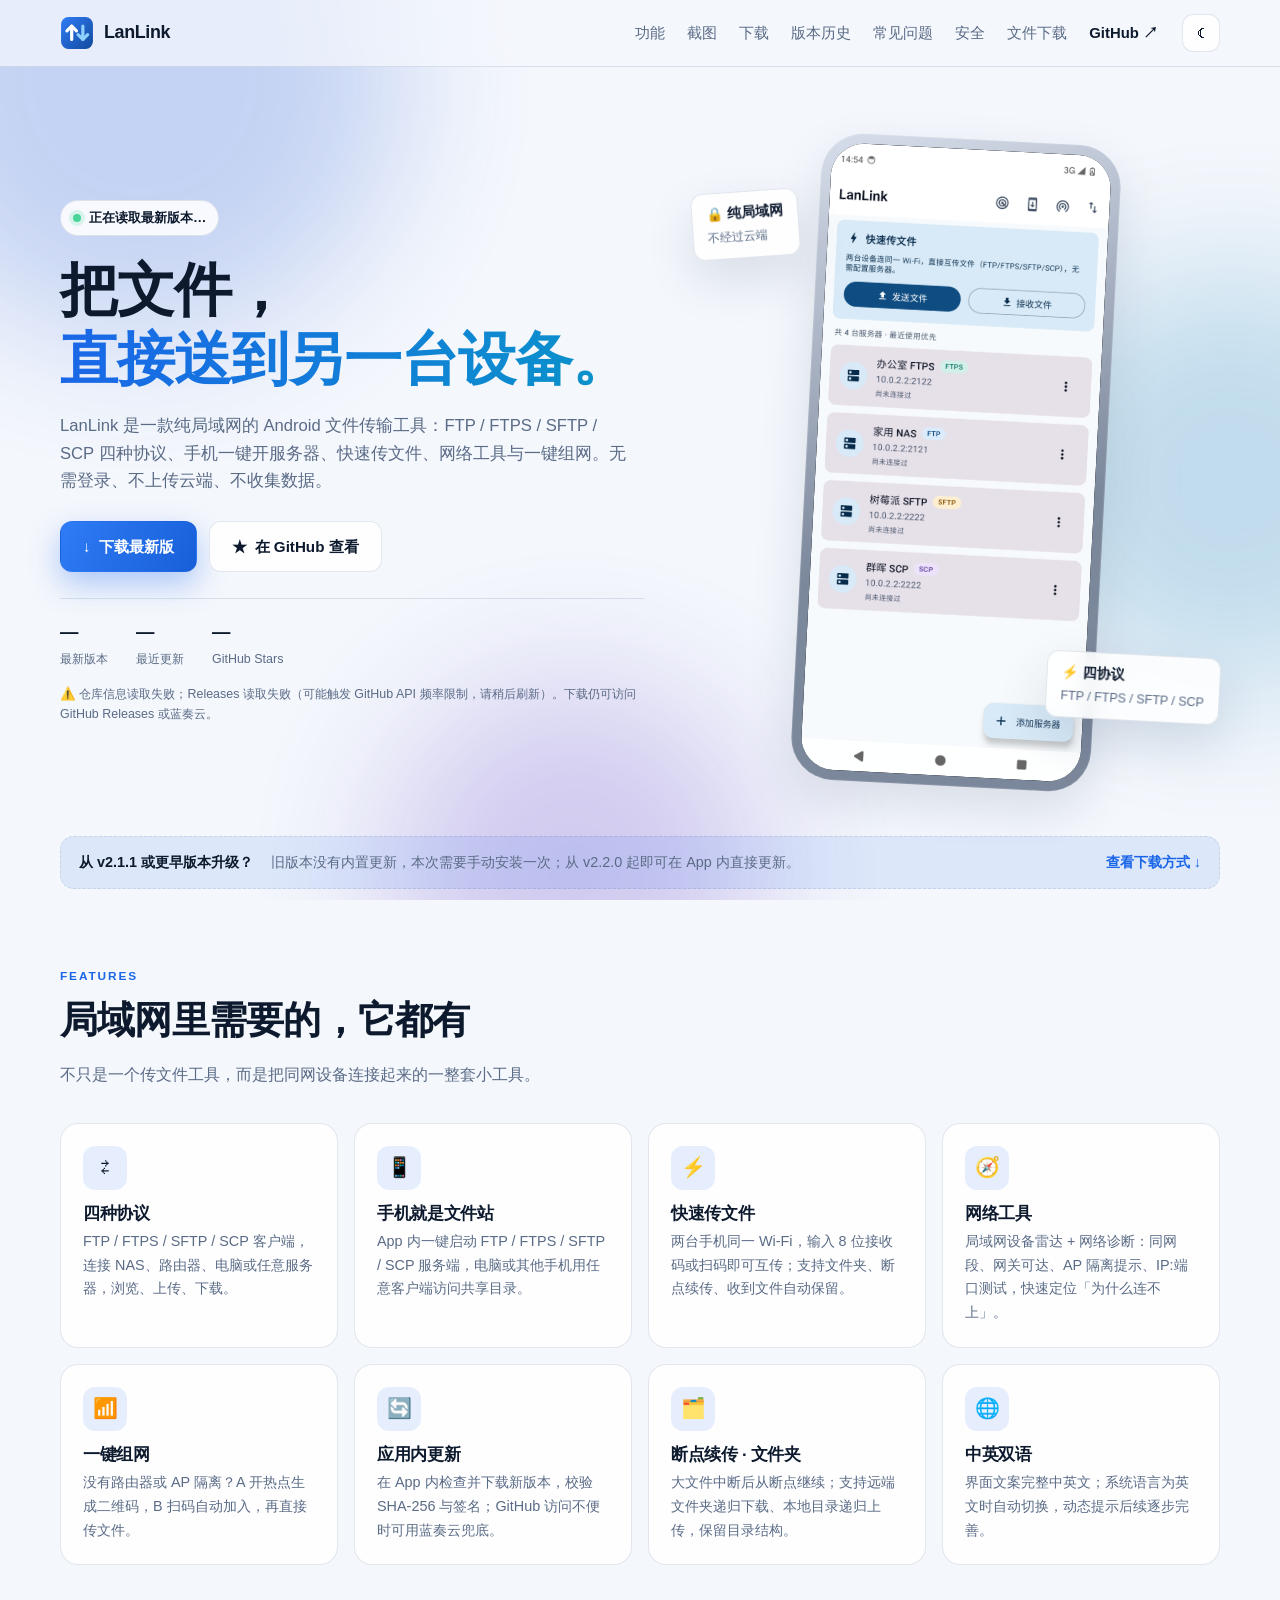
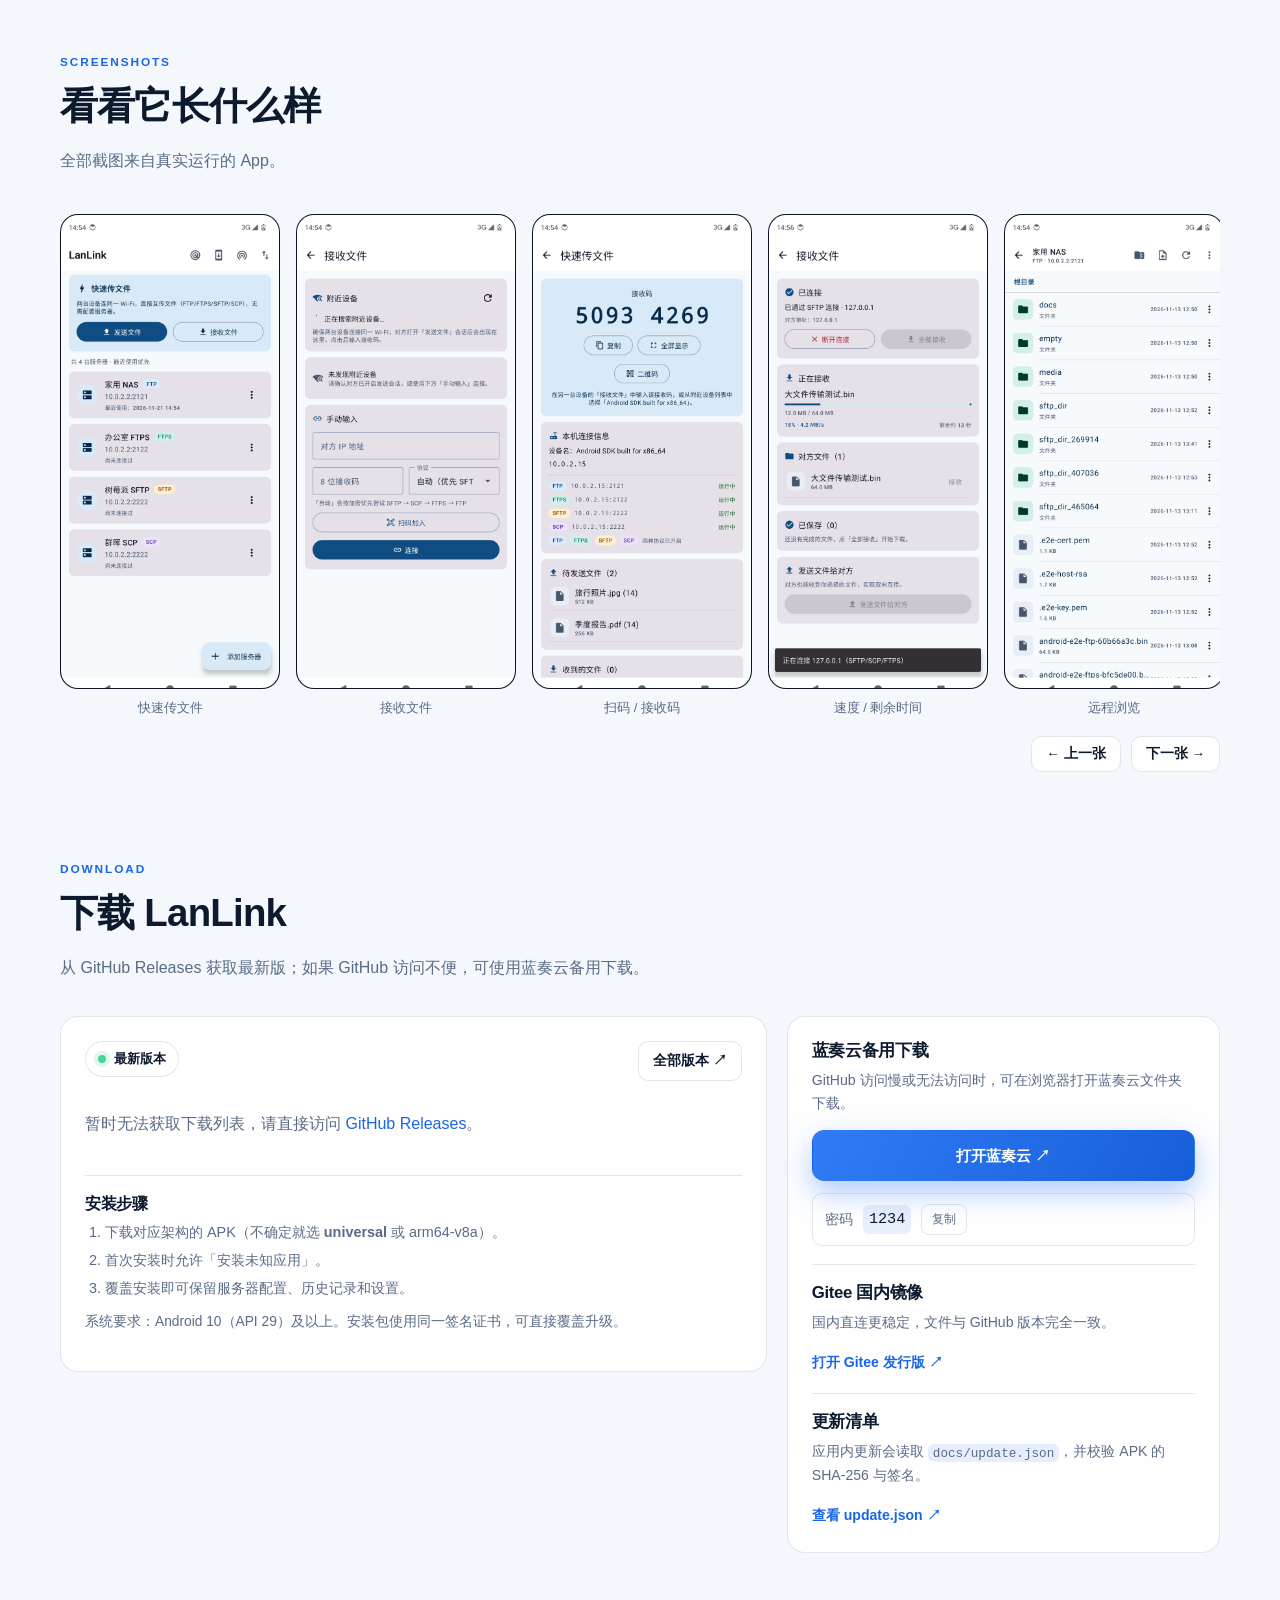
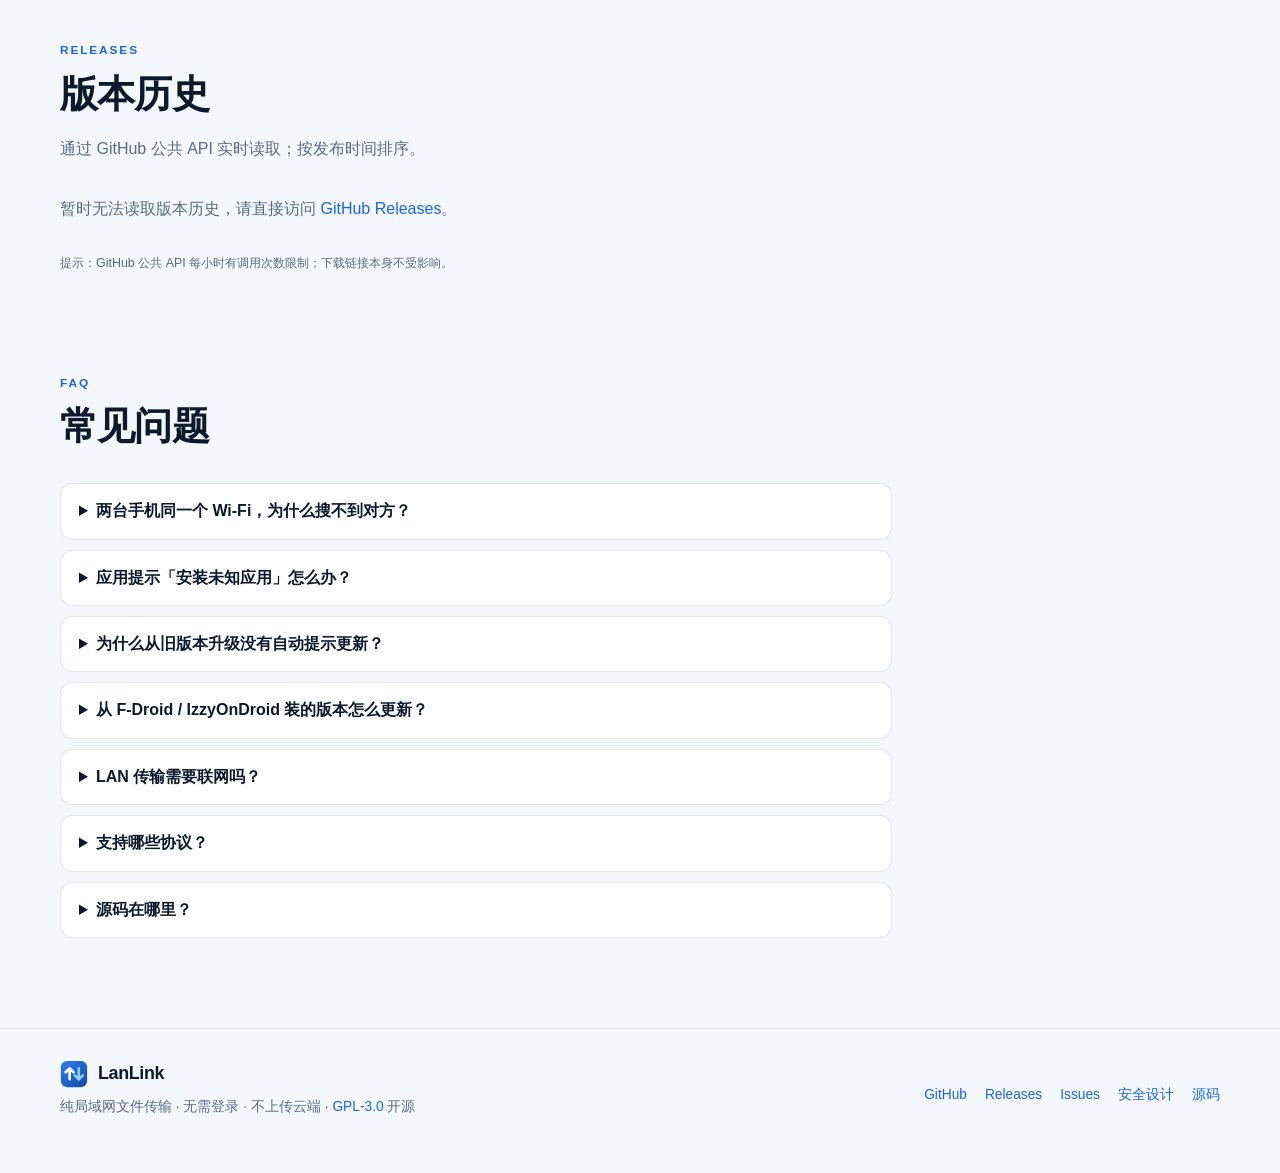
<file: docs/index.html>
<!DOCTYPE html>
<html lang="zh-CN">
<head>
<meta charset="utf-8" />
<meta name="viewport" content="width=device-width, initial-scale=1" />
<title>LanLink · 局域网文件传输</title>
<meta name="description" content="LanLink 是一款纯局域网的 Android 文件传输工具：支持 FTP / FTPS / SFTP / SCP，手机直接开服务器，快速传文件、网络工具、一键组网，无需登录、不上传云端。" />
<meta name="theme-color" content="#0b1220" />
<link rel="icon" type="image/svg+xml" href="site/logo.svg" />
<link rel="canonical" href="https://likebe1-1.github.io/lan-transfer-android/" />
<meta property="og:type" content="website" />
<meta property="og:title" content="LanLink · 局域网文件传输" />
<meta property="og:description" content="纯局域网的 Android 文件传输工具：FTP / FTPS / SFTP / SCP、快速传文件、网络工具、一键组网。无需登录，不上传云端。" />
<meta property="og:image" content="https://likebe1-1.github.io/lan-transfer-android/screenshots/01_server_list.png" />
<meta name="twitter:card" content="summary_large_image" />
<meta name="twitter:title" content="LanLink · 局域网文件传输" />
<meta name="twitter:description" content="纯局域网的 Android 文件传输工具：FTP / FTPS / SFTP / SCP、快速传文件、网络工具、一键组网。" />
<link rel="stylesheet" href="site/style.css" />
</head>
<body>
<div class="bg-orbs" aria-hidden="true"><span></span><span></span><span></span></div>

<header class="site-header" id="top">
  <div class="container header-inner">
    <a class="brand" href="#top" aria-label="LanLink 首页">
      <img src="site/logo.svg" alt="" width="34" height="34" />
      <span>LanLink</span>
    </a>
    <nav class="nav" id="siteNav" aria-label="主导航">
      <a href="#features">功能</a>
      <a href="#screenshots">截图</a>
      <a href="#download">下载</a>
      <a href="#releases">版本历史</a>
      <a href="#faq">常见问题</a>
      <a href="security.html">安全</a>
      <a href="downloads.html">文件下载</a>
      <a class="nav-github" href="https://github.com/likebe1-1/lan-transfer-android" target="_blank" rel="noopener">GitHub ↗</a>
    </nav>
    <div class="header-actions">
      <button class="icon-btn" id="themeToggle" type="button" aria-label="切换深浅色主题" title="切换深浅色主题">
        <span class="theme-icon" aria-hidden="true">◐</span>
      </button>
      <button class="icon-btn menu-btn" id="menuToggle" type="button" aria-label="打开菜单" aria-expanded="false">
        <span aria-hidden="true">☰</span>
      </button>
    </div>
  </div>
</header>

<main>
  <section class="hero container">
    <div class="hero-copy">
      <div class="badge" id="versionBadge">
        <span class="dot"></span><span id="versionText">正在读取最新版本…</span>
      </div>
      <h1>把文件，<br><span class="grad">直接送到另一台设备。</span></h1>
      <p class="lead">LanLink 是一款纯局域网的 Android 文件传输工具：FTP / FTPS / SFTP / SCP 四种协议、手机一键开服务器、快速传文件、网络工具与一键组网。无需登录、不上传云端、不收集数据。</p>
      <div class="cta-row">
        <a class="btn btn-primary" id="heroDownload" href="https://github.com/likebe1-1/lan-transfer-android/releases" target="_blank" rel="noopener">
          <span aria-hidden="true">↓</span> 下载最新版
        </a>
        <a class="btn btn-ghost" href="https://github.com/likebe1-1/lan-transfer-android" target="_blank" rel="noopener">
          <span aria-hidden="true">★</span> 在 GitHub 查看
        </a>
      </div>
      <div class="hero-meta">
        <div><strong id="statVersion">—</strong><span>最新版本</span></div>
        <div><strong id="statUpdated">—</strong><span>最近更新</span></div>
        <div><strong id="statStars">—</strong><span>GitHub Stars</span></div>
      </div>
      <p class="hero-note" id="apiStatus" role="status" aria-live="polite"></p>
    </div>
    <div class="hero-visual">
      <div class="phone">
        <div class="phone-screen">
          <img src="screenshots/01_server_list.png" alt="LanLink 首页截图" width="720" height="1600" />
        </div>
      </div>
      <div class="float-card float-a"><strong>🔒 纯局域网</strong><span>不经过云端</span></div>
      <div class="float-card float-b"><strong>⚡ 四协议</strong><span>FTP / FTPS / SFTP / SCP</span></div>
    </div>
  </section>

  <section class="notice container" id="upgradeNotice">
    <div class="notice-inner">
      <strong>从 v2.1.1 或更早版本升级？</strong>
      <span>旧版本没有内置更新，本次需要手动安装一次；从 v2.2.0 起即可在 App 内直接更新。</span>
      <a href="#download">查看下载方式 ↓</a>
    </div>
  </section>

  <section class="section container" id="features">
    <div class="section-head">
      <p class="eyebrow">FEATURES</p>
      <h2>局域网里需要的，它都有</h2>
      <p class="section-sub">不只是一个传文件工具，而是把同网设备连接起来的一整套小工具。</p>
    </div>
    <div class="feature-grid">
      <article class="feature">
        <div class="feature-icon">⇄</div>
        <h3>四种协议</h3>
        <p>FTP / FTPS / SFTP / SCP 客户端，连接 NAS、路由器、电脑或任意服务器，浏览、上传、下载。</p>
      </article>
      <article class="feature">
        <div class="feature-icon">📱</div>
        <h3>手机就是文件站</h3>
        <p>App 内一键启动 FTP / FTPS / SFTP / SCP 服务端，电脑或其他手机用任意客户端访问共享目录。</p>
      </article>
      <article class="feature">
        <div class="feature-icon">⚡</div>
        <h3>快速传文件</h3>
        <p>两台手机同一 Wi-Fi，输入 8 位接收码或扫码即可互传；支持文件夹、断点续传、收到文件自动保留。</p>
      </article>
      <article class="feature">
        <div class="feature-icon">🧭</div>
        <h3>网络工具</h3>
        <p>局域网设备雷达 + 网络诊断：同网段、网关可达、AP 隔离提示、IP:端口测试，快速定位「为什么连不上」。</p>
      </article>
      <article class="feature">
        <div class="feature-icon">📶</div>
        <h3>一键组网</h3>
        <p>没有路由器或 AP 隔离？A 开热点生成二维码，B 扫码自动加入，再直接传文件。</p>
      </article>
      <article class="feature">
        <div class="feature-icon">🔄</div>
        <h3>应用内更新</h3>
        <p>在 App 内检查并下载新版本，校验 SHA-256 与签名；GitHub 访问不便时可用蓝奏云兜底。</p>
      </article>
      <article class="feature">
        <div class="feature-icon">🗂️</div>
        <h3>断点续传 · 文件夹</h3>
        <p>大文件中断后从断点继续；支持远端文件夹递归下载、本地目录递归上传，保留目录结构。</p>
      </article>
      <article class="feature">
        <div class="feature-icon">🌐</div>
        <h3>中英双语</h3>
        <p>界面文案完整中英文；系统语言为英文时自动切换，动态提示后续逐步完善。</p>
      </article>
    </div>
  </section>

  <section class="section container" id="screenshots">
    <div class="section-head">
      <p class="eyebrow">SCREENSHOTS</p>
      <h2>看看它长什么样</h2>
      <p class="section-sub">全部截图来自真实运行的 App。</p>
    </div>
    <div class="shots" id="shotsTrack">
      <figure class="shot"><img loading="lazy" src="screenshots/08_quick_entry.png" alt="快速传文件入口" /><figcaption>快速传文件</figcaption></figure>
      <figure class="shot"><img loading="lazy" src="screenshots/09_quick_receive.png" alt="接收文件页面" /><figcaption>接收文件</figcaption></figure>
      <figure class="shot"><img loading="lazy" src="screenshots/11_quick_send_session.png" alt="发送会话与二维码" /><figcaption>扫码 / 接收码</figcaption></figure>
      <figure class="shot"><img loading="lazy" src="screenshots/13_quick_transfer_progress.png" alt="传输进度" /><figcaption>速度 / 剩余时间</figcaption></figure>
      <figure class="shot"><img loading="lazy" src="screenshots/02_remote_browser.png" alt="远程目录浏览" /><figcaption>远程浏览</figcaption></figure>
      <figure class="shot"><img loading="lazy" src="screenshots/04_transfer_queue.png" alt="传输队列" /><figcaption>传输队列</figcaption></figure>
      <figure class="shot"><img loading="lazy" src="screenshots/15_network_tools.png" alt="网络工具" /><figcaption>网络工具</figcaption></figure>
      <figure class="shot"><img loading="lazy" src="screenshots/16_network_setup.png" alt="一键组网" /><figcaption>一键组网</figcaption></figure>
      <figure class="shot"><img loading="lazy" src="screenshots/06_server_running.png" alt="本机服务器运行中" /><figcaption>本机服务器</figcaption></figure>
      <figure class="shot"><img loading="lazy" src="screenshots/14_english_ui.png" alt="英文界面" /><figcaption>English UI</figcaption></figure>
    </div>
    <div class="shots-nav"><button class="btn btn-ghost btn-sm" id="shotsPrev" type="button">← 上一张</button><button class="btn btn-ghost btn-sm" id="shotsNext" type="button">下一张 →</button></div>
  </section>

  <section class="section container" id="download">
    <div class="section-head">
      <p class="eyebrow">DOWNLOAD</p>
      <h2 id="downloadTitle">下载 LanLink</h2>
      <p class="section-sub" id="downloadSub">从 GitHub Releases 获取最新版；如果 GitHub 访问不便，可使用蓝奏云备用下载。</p>
    </div>
    <div class="download-layout">
      <div class="download-main">
        <div class="download-head">
          <div>
            <div class="badge" id="latestBadge"><span class="dot"></span><span id="latestTag">最新版本</span></div>
            <p class="muted" id="latestDate"></p>
          </div>
          <a class="btn btn-ghost btn-sm" id="releaseLink" href="https://github.com/likebe1-1/lan-transfer-android/releases/latest" target="_blank" rel="noopener">全部版本 ↗</a>
        </div>
        <div class="asset-list" id="assetList">
          <div class="asset skeleton"><div class="skeleton-line"></div><div class="skeleton-line short"></div></div>
        </div>
        <div class="install-steps">
          <h3>安装步骤</h3>
          <ol>
            <li>下载对应架构的 APK（不确定就选 <strong>universal</strong> 或 arm64-v8a）。</li>
            <li>首次安装时允许「安装未知应用」。</li>
            <li>覆盖安装即可保留服务器配置、历史记录和设置。</li>
          </ol>
          <p class="muted small">系统要求：Android 10（API 29）及以上。安装包使用同一签名证书，可直接覆盖升级。</p>
        </div>
      </div>
      <aside class="fallback-card">
        <h3>蓝奏云备用下载</h3>
        <p>GitHub 访问慢或无法访问时，可在浏览器打开蓝奏云文件夹下载。</p>
        <a class="btn btn-primary btn-block" href="https://wwbds.lanzoum.com/b0139vopuf" target="_blank" rel="noopener">打开蓝奏云 ↗</a>
        <div class="copy-row">
          <span>密码</span><code id="lanzouPassword">1234</code>
          <button class="copy-btn" data-copy="1234" type="button">复制</button>
        </div>
        <div class="divider"></div>
        <h3>Gitee 国内镜像</h3>
        <p class="muted small">国内直连更稳定，文件与 GitHub 版本完全一致。</p>
        <a class="link-arrow" href="https://gitee.com/likebe1-1/lanlink-android/releases" target="_blank" rel="noopener">打开 Gitee 发行版 ↗</a>
        <div class="divider"></div>
        <h3>更新清单</h3>
        <p class="muted small">应用内更新会读取 <code>docs/update.json</code>，并校验 APK 的 SHA-256 与签名。</p>
        <a class="link-arrow" href="https://raw.githubusercontent.com/likebe1-1/lan-transfer-android/master/docs/update.json" target="_blank" rel="noopener">查看 update.json ↗</a>
      </aside>
    </div>
  </section>

  <section class="section container" id="releases">
    <div class="section-head">
      <p class="eyebrow">RELEASES</p>
      <h2>版本历史</h2>
      <p class="section-sub">通过 GitHub 公共 API 实时读取；按发布时间排序。</p>
    </div>
    <div class="release-list" id="releaseList">
      <div class="release skeleton"><div class="skeleton-line"></div><div class="skeleton-line short"></div></div>
    </div>
    <p class="api-hint" id="releaseHint"></p>
  </section>

  <section class="section container" id="faq">
    <div class="section-head">
      <p class="eyebrow">FAQ</p>
      <h2>常见问题</h2>
    </div>
    <div class="faq-list">
      <details><summary>两台手机同一个 Wi-Fi，为什么搜不到对方？</summary><p>路由器可能开启了 AP 隔离/客户端隔离。可以先用「网络工具 → 扫描局域网」诊断；如果提示疑似 AP 隔离，可关闭路由器的隔离设置，或使用「一键组网」：一台开热点、另一台扫码加入后再传。</p></details>
      <details><summary>应用提示「安装未知应用」怎么办？</summary><p>在系统设置中允许当前浏览器/文件管理器安装应用即可；这是 Android 对非商店安装包的安全限制。LanLink 的 Release APK 已签名，SHA-256 校验值见版本说明。</p></details>
      <details><summary>为什么从旧版本升级没有自动提示更新？</summary><p>应用内更新是 v2.2.0 才加入的功能，v2.1.1 及更早版本没有更新代码，因此需要手动安装一次 v2.2.0；之后的版本会正常收到更新提示。</p></details>
      <details><summary>从 F-Droid / IzzyOnDroid 装的版本怎么更新？</summary><p>这些渠道分发的版本关闭了应用内更新，更新由 F-Droid 客户端（或 IzzyOnDroid 源）推送。如果你更喜欢在 App 内直接更新，请改为从 <a href="https://github.com/likebe1-1/lan-transfer-android/releases" target="_blank" rel="noopener">GitHub Releases</a> 或 <a href="https://gitee.com/likebe1-1/lanlink-android/releases" target="_blank" rel="noopener">Gitee Release</a> 下载正式版——两者使用同一签名，可直接覆盖安装并保留数据。</p></details>
      <details><summary>LAN 传输需要联网吗？</summary><p>不需要互联网，只需要两台设备在同一局域网（或同一热点）。LanLink 不上传文件到云端，也不要求登录账号。</p></details>
      <details><summary>支持哪些协议？</summary><p>客户端支持 FTP、FTPS、SFTP、SCP；本机服务器同样四种协议都支持。SCP 不支持断点续传，其他三种支持。</p></details>
      <details><summary>源码在哪里？</summary><p>GitHub：<a href="https://github.com/likebe1-1/lan-transfer-android" target="_blank" rel="noopener">likebe1-1/lan-transfer-android</a>。欢迎提交 Issue 与 PR。</p></details>
    </div>
  </section>
</main>

<footer class="site-footer">
  <div class="container footer-inner">
    <div>
      <a class="brand" href="#top"><img src="site/logo.svg" alt="" width="28" height="28" /><span>LanLink</span></a>
      <p class="muted small">纯局域网文件传输 · 无需登录 · 不上传云端 · <a href="https://github.com/likebe1-1/lan-transfer-android/blob/master/LICENSE" target="_blank" rel="noopener">GPL-3.0</a> 开源</p>
    </div>
    <div class="footer-links">
      <a href="https://github.com/likebe1-1/lan-transfer-android" target="_blank" rel="noopener">GitHub</a>
      <a href="https://github.com/likebe1-1/lan-transfer-android/releases" target="_blank" rel="noopener">Releases</a>
      <a href="https://github.com/likebe1-1/lan-transfer-android/issues" target="_blank" rel="noopener">Issues</a>
      <a href="security.html">安全设计</a>
      <a href="https://github.com/likebe1-1/lan-transfer-android" target="_blank" rel="noopener">源码</a>
    </div>
  </div>
</footer>

<button class="to-top" id="toTop" type="button" aria-label="回到顶部">↑</button>
<script src="site/app.js" defer></script>
</body>
</html>
</file>
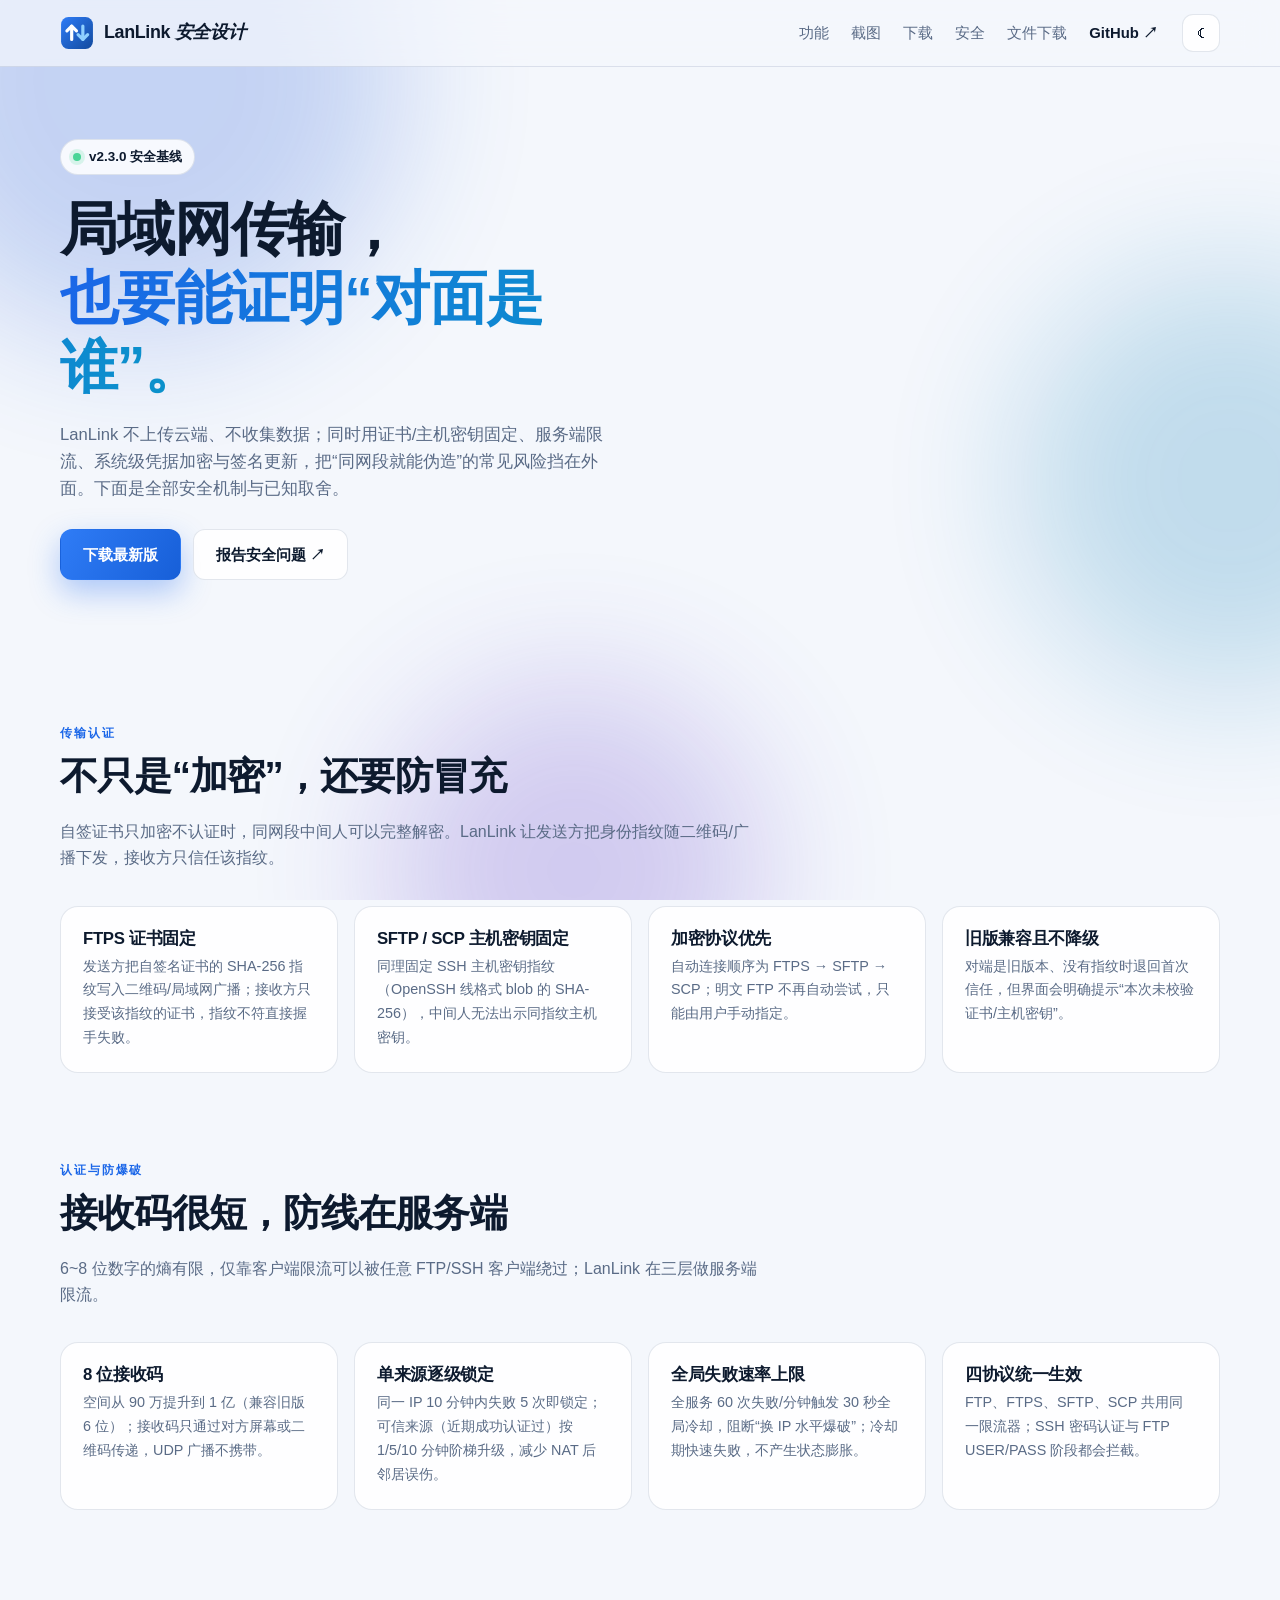
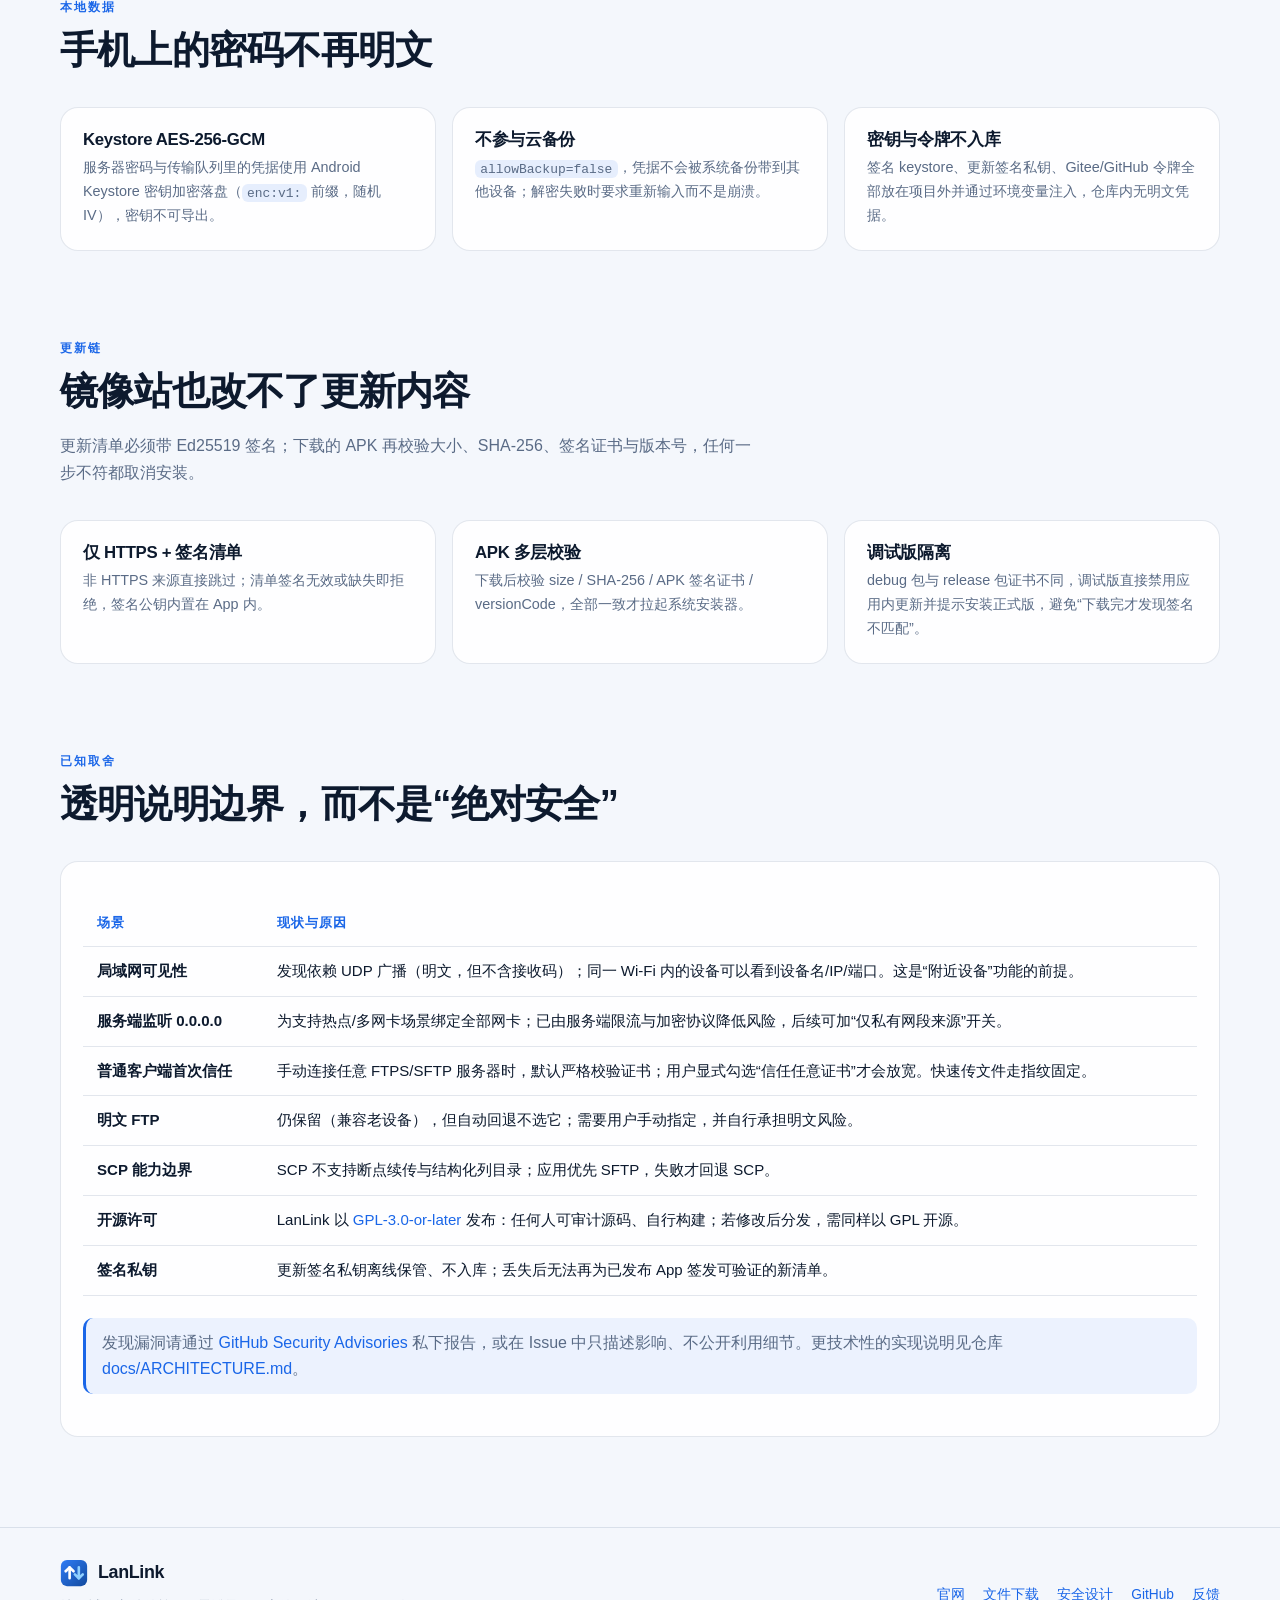
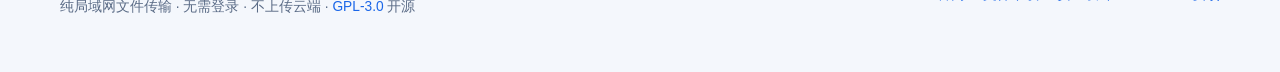
<file: docs/security.html>
<!DOCTYPE html>
<html lang="zh-CN">
<head>
<meta charset="utf-8" />
<meta name="viewport" content="width=device-width, initial-scale=1" />
<title>LanLink 安全设计 · 证书固定 / 凭据加密 / 更新签名</title>
<meta name="description" content="LanLink 的安全设计：FTPS 证书固定、SFTP/SCP 主机密钥固定、8 位接收码与服务端多层限流、Android Keystore 凭据加密、HTTPS + Ed25519 签名更新，以及已知取舍。" />
<meta name="theme-color" content="#0b1220" />
<link rel="icon" type="image/svg+xml" href="site/logo.svg" />
<link rel="canonical" href="https://likebe1-1.github.io/lan-transfer-android/security.html" />
<meta property="og:type" content="website" />
<meta property="og:title" content="LanLink 安全设计" />
<meta property="og:description" content="证书与主机密钥指纹固定、服务端多层限流、Keystore 凭据加密、Ed25519 签名更新。" />
<meta property="og:image" content="https://likebe1-1.github.io/lan-transfer-android/screenshots/01_server_list.png" />
<meta name="twitter:card" content="summary_large_image" />
<link rel="stylesheet" href="site/style.css" />
<style>
  .sec-table { width: 100%; border-collapse: collapse; margin: 18px 0 6px; font-size: .94rem; }
  .sec-table th, .sec-table td { text-align: left; padding: 12px 14px; border-bottom: 1px solid var(--card-border); vertical-align: top; }
  .sec-table th { color: var(--accent); font-size: .82rem; letter-spacing: .08em; text-transform: uppercase; }
  .sec-table td:first-child { white-space: nowrap; color: var(--text); font-weight: 600; }
  .sec-card { background: var(--card); border: 1px solid var(--card-border); border-radius: var(--radius); padding: 20px 22px; }
  .sec-card h3 { margin: 0 0 8px; font-size: 1.02rem; }
  .sec-card p { margin: 0; color: var(--muted); font-size: .94rem; line-height: 1.65; }
  .sec-list { margin: 10px 0 0; padding-left: 1.1em; color: var(--muted); font-size: .94rem; line-height: 1.7; }
  .sec-note { border-left: 3px solid var(--accent); padding: 12px 16px; background: color-mix(in srgb, var(--accent) 8%, transparent); border-radius: 10px; color: var(--muted); margin: 22px 0; }
</style>
</head>
<body>
<div class="bg-orbs" aria-hidden="true"><span></span><span></span><span></span></div>

<header class="site-header">
  <div class="container header-inner">
    <a class="brand" href="index.html">
      <img src="site/logo.svg" alt="" width="34" height="34" />
      <span>LanLink <em class="brand-sub">安全设计</em></span>
    </a>
    <nav class="nav" id="siteNav" aria-label="主导航">
      <a href="index.html#features">功能</a>
      <a href="index.html#screenshots">截图</a>
      <a href="index.html#download">下载</a>
      <a href="security.html">安全</a>
      <a href="downloads.html">文件下载</a>
      <a class="nav-github" href="https://github.com/likebe1-1/lan-transfer-android" target="_blank" rel="noopener">GitHub ↗</a>
    </nav>
    <div class="header-actions">
      <button class="icon-btn" id="themeToggle" type="button" aria-label="切换深浅色主题" title="切换深浅色主题"><span class="theme-icon" aria-hidden="true">◐</span></button>
      <button class="icon-btn menu-btn" id="menuToggle" type="button" aria-label="打开菜单" aria-expanded="false"><span aria-hidden="true">☰</span></button>
    </div>
  </div>
</header>

<main>
  <section class="hero container">
    <div class="hero-copy">
      <div class="badge"><span class="dot"></span><span>v2.3.0 安全基线</span></div>
      <h1>局域网传输，<br><span class="grad">也要能证明“对面是谁”。</span></h1>
      <p class="lead">LanLink 不上传云端、不收集数据；同时用证书/主机密钥固定、服务端限流、系统级凭据加密与签名更新，把“同网段就能伪造”的常见风险挡在外面。下面是全部安全机制与已知取舍。</p>
      <div class="cta-row">
        <a class="btn btn-primary" href="index.html#download">下载最新版</a>
        <a class="btn btn-ghost" href="https://github.com/likebe1-1/lan-transfer-android/security/advisories/new" target="_blank" rel="noopener">报告安全问题 ↗</a>
      </div>
    </div>
  </section>

  <section class="section container">
    <div class="section-head">
      <div class="eyebrow">传输认证</div>
      <h2>不只是“加密”，还要防冒充</h2>
      <p class="section-sub">自签证书只加密不认证时，同网段中间人可以完整解密。LanLink 让发送方把身份指纹随二维码/广播下发，接收方只信任该指纹。</p>
    </div>
    <div class="feature-grid">
      <div class="feature">
        <h3>FTPS 证书固定</h3>
        <p>发送方把自签名证书的 SHA-256 指纹写入二维码/局域网广播；接收方只接受该指纹的证书，指纹不符直接握手失败。</p>
      </div>
      <div class="feature">
        <h3>SFTP / SCP 主机密钥固定</h3>
        <p>同理固定 SSH 主机密钥指纹（OpenSSH 线格式 blob 的 SHA-256），中间人无法出示同指纹主机密钥。</p>
      </div>
      <div class="feature">
        <h3>加密协议优先</h3>
        <p>自动连接顺序为 FTPS → SFTP → SCP；明文 FTP 不再自动尝试，只能由用户手动指定。</p>
      </div>
      <div class="feature">
        <h3>旧版兼容且不降级</h3>
        <p>对端是旧版本、没有指纹时退回首次信任，但界面会明确提示“本次未校验证书/主机密钥”。</p>
      </div>
    </div>
  </section>

  <section class="section container">
    <div class="section-head">
      <div class="eyebrow">认证与防爆破</div>
      <h2>接收码很短，防线在服务端</h2>
      <p class="section-sub">6~8 位数字的熵有限，仅靠客户端限流可以被任意 FTP/SSH 客户端绕过；LanLink 在三层做服务端限流。</p>
    </div>
    <div class="feature-grid">
      <div class="feature">
        <h3>8 位接收码</h3>
        <p>空间从 90 万提升到 1 亿（兼容旧版 6 位）；接收码只通过对方屏幕或二维码传递，UDP 广播不携带。</p>
      </div>
      <div class="feature">
        <h3>单来源逐级锁定</h3>
        <p>同一 IP 10 分钟内失败 5 次即锁定；可信来源（近期成功认证过）按 1/5/10 分钟阶梯升级，减少 NAT 后邻居误伤。</p>
      </div>
      <div class="feature">
        <h3>全局失败速率上限</h3>
        <p>全服务 60 次失败/分钟触发 30 秒全局冷却，阻断“换 IP 水平爆破”；冷却期快速失败，不产生状态膨胀。</p>
      </div>
      <div class="feature">
        <h3>四协议统一生效</h3>
        <p>FTP、FTPS、SFTP、SCP 共用同一限流器；SSH 密码认证与 FTP USER/PASS 阶段都会拦截。</p>
      </div>
    </div>
  </section>

  <section class="section container">
    <div class="section-head">
      <div class="eyebrow">本地数据</div>
      <h2>手机上的密码不再明文</h2>
    </div>
    <div class="feature-grid">
      <div class="feature">
        <h3>Keystore AES-256-GCM</h3>
        <p>服务器密码与传输队列里的凭据使用 Android Keystore 密钥加密落盘（<code>enc:v1:</code> 前缀，随机 IV），密钥不可导出。</p>
      </div>
      <div class="feature">
        <h3>不参与云备份</h3>
        <p><code>allowBackup=false</code>，凭据不会被系统备份带到其他设备；解密失败时要求重新输入而不是崩溃。</p>
      </div>
      <div class="feature">
        <h3>密钥与令牌不入库</h3>
        <p>签名 keystore、更新签名私钥、Gitee/GitHub 令牌全部放在项目外并通过环境变量注入，仓库内无明文凭据。</p>
      </div>
    </div>
  </section>

  <section class="section container">
    <div class="section-head">
      <div class="eyebrow">更新链</div>
      <h2>镜像站也改不了更新内容</h2>
      <p class="section-sub">更新清单必须带 Ed25519 签名；下载的 APK 再校验大小、SHA-256、签名证书与版本号，任何一步不符都取消安装。</p>
    </div>
    <div class="feature-grid">
      <div class="feature">
        <h3>仅 HTTPS + 签名清单</h3>
        <p>非 HTTPS 来源直接跳过；清单签名无效或缺失即拒绝，签名公钥内置在 App 内。</p>
      </div>
      <div class="feature">
        <h3>APK 多层校验</h3>
        <p>下载后校验 size / SHA-256 / APK 签名证书 / versionCode，全部一致才拉起系统安装器。</p>
      </div>
      <div class="feature">
        <h3>调试版隔离</h3>
        <p>debug 包与 release 包证书不同，调试版直接禁用应用内更新并提示安装正式版，避免“下载完才发现签名不匹配”。</p>
      </div>
    </div>
  </section>

  <section class="section container">
    <div class="section-head">
      <div class="eyebrow">已知取舍</div>
      <h2>透明说明边界，而不是“绝对安全”</h2>
    </div>
    <div class="sec-card">
      <table class="sec-table">
        <thead><tr><th>场景</th><th>现状与原因</th></tr></thead>
        <tbody>
          <tr><td>局域网可见性</td><td>发现依赖 UDP 广播（明文，但不含接收码）；同一 Wi-Fi 内的设备可以看到设备名/IP/端口。这是“附近设备”功能的前提。</td></tr>
          <tr><td>服务端监听 0.0.0.0</td><td>为支持热点/多网卡场景绑定全部网卡；已由服务端限流与加密协议降低风险，后续可加“仅私有网段来源”开关。</td></tr>
          <tr><td>普通客户端首次信任</td><td>手动连接任意 FTPS/SFTP 服务器时，默认严格校验证书；用户显式勾选“信任任意证书”才会放宽。快速传文件走指纹固定。</td></tr>
          <tr><td>明文 FTP</td><td>仍保留（兼容老设备），但自动回退不选它；需要用户手动指定，并自行承担明文风险。</td></tr>
          <tr><td>SCP 能力边界</td><td>SCP 不支持断点续传与结构化列目录；应用优先 SFTP，失败才回退 SCP。</td></tr>
          <tr><td>开源许可</td><td>LanLink 以 <a href="https://github.com/likebe1-1/lan-transfer-android/blob/master/LICENSE" target="_blank" rel="noopener">GPL-3.0-or-later</a> 发布：任何人可审计源码、自行构建；若修改后分发，需同样以 GPL 开源。</td></tr>
          <tr><td>签名私钥</td><td>更新签名私钥离线保管、不入库；丢失后无法再为已发布 App 签发可验证的新清单。</td></tr>
        </tbody>
      </table>
      <div class="sec-note">
        发现漏洞请通过 <a href="https://github.com/likebe1-1/lan-transfer-android/security/advisories/new" target="_blank" rel="noopener">GitHub Security Advisories</a> 私下报告，或在 Issue 中只描述影响、不公开利用细节。更技术性的实现说明见仓库 <a href="https://github.com/likebe1-1/lan-transfer-android/blob/master/docs/ARCHITECTURE.md" target="_blank" rel="noopener">docs/ARCHITECTURE.md</a>。
      </div>
    </div>
  </section>
</main>

<footer class="site-footer">
  <div class="container footer-inner">
    <div>
      <a class="brand" href="index.html"><img src="site/logo.svg" alt="" width="28" height="28" /><span>LanLink</span></a>
      <p class="muted small">纯局域网文件传输 · 无需登录 · 不上传云端 · <a href="https://github.com/likebe1-1/lan-transfer-android/blob/master/LICENSE" target="_blank" rel="noopener">GPL-3.0</a> 开源</p>
    </div>
    <div class="footer-links">
      <a href="index.html">官网</a>
      <a href="downloads.html">文件下载</a>
      <a href="security.html">安全设计</a>
      <a href="https://github.com/likebe1-1/lan-transfer-android" target="_blank" rel="noopener">GitHub</a>
      <a href="https://github.com/likebe1-1/lan-transfer-android/issues" target="_blank" rel="noopener">反馈</a>
    </div>
  </div>
</footer>

<button class="to-top" id="toTop" type="button" aria-label="回到顶部">↑</button>
<script src="site/app.js" defer></script>
</body>
</html>
</file>
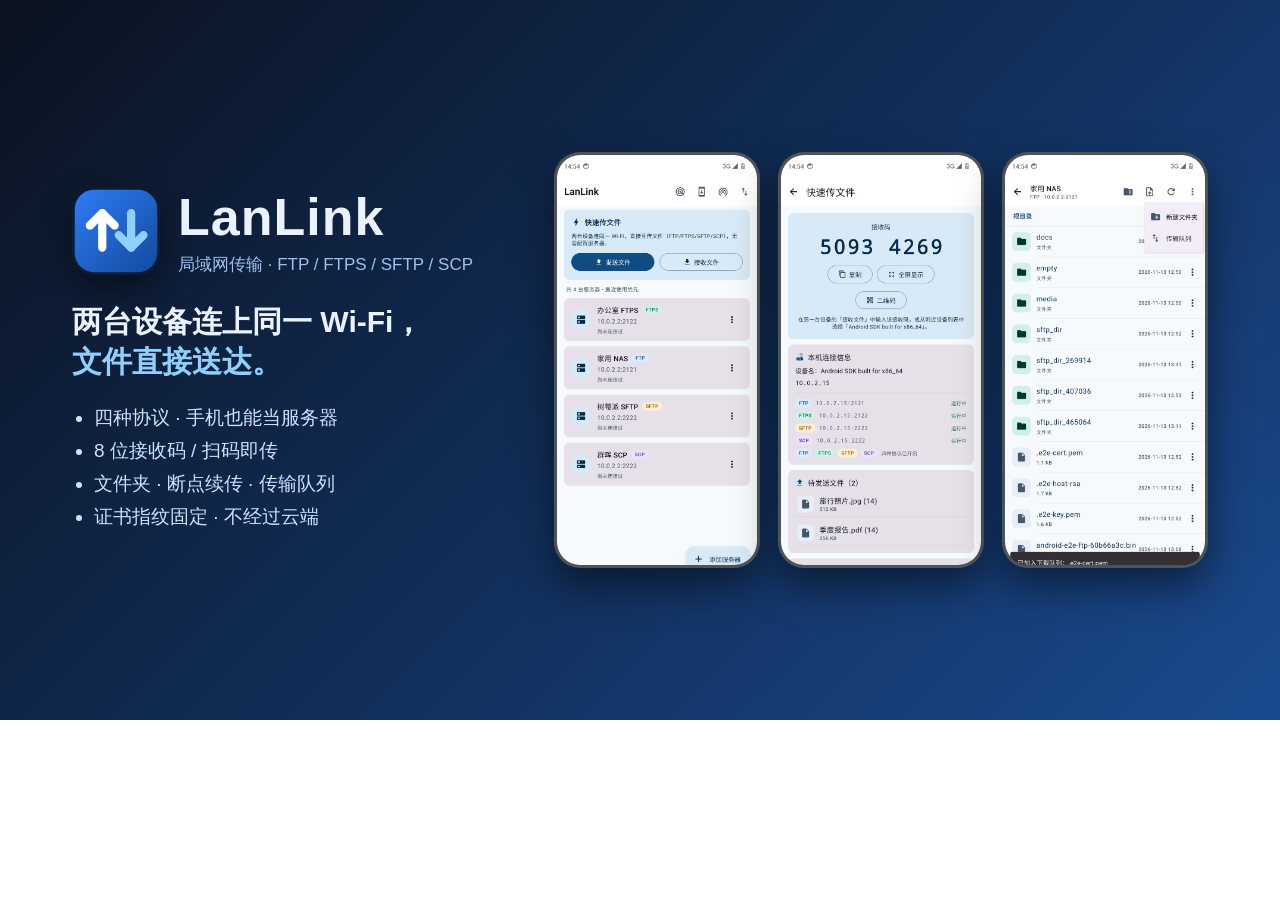
<file: docs/distribution/feature_graphic.html>
<!DOCTYPE html>
<html><head><meta charset="utf-8"><style>
  html,body{margin:0;padding:0;width:1280px;height:720px;overflow:hidden;font-family:-apple-system,"Segoe UI","Microsoft YaHei",sans-serif}
  .wrap{position:relative;width:1280px;height:720px;background:linear-gradient(135deg,#0b1220 0%,#12305c 55%,#1a4a8f 100%);display:flex;align-items:center;justify-content:space-between;padding:0 72px;box-sizing:border-box;color:#eaf1ff}
  .left{max-width:520px}
  .brand{display:flex;align-items:center;gap:18px;margin-bottom:26px}
  .brand img{width:88px;height:88px;border-radius:22px;box-shadow:0 12px 30px rgba(0,0,0,.45)}
  .brand h1{font-size:52px;margin:0;letter-spacing:1px}
  .brand .sub{font-size:17px;color:#9fc0ee;margin-top:6px}
  h2{font-size:30px;line-height:1.35;margin:0 0 18px;font-weight:700}
  h2 em{color:#8fd0ff;font-style:normal}
  ul{margin:0;padding-left:22px;font-size:19px;line-height:1.75;color:#cfe0ff}
  .shots{display:flex;gap:18px;align-items:center}
  .phone{width:200px;height:410px;border-radius:26px;overflow:hidden;border:3px solid rgba(255,255,255,.28);box-shadow:0 18px 40px rgba(0,0,0,.5);background:#0a1018}
  .phone img{width:100%;height:100%;object-fit:cover;object-position:top}
</style></head><body>
<div class="wrap">
  <div class="left">
    <div class="brand">
      <img src="../site/logo.svg" alt="">
      <div>
        <h1>LanLink</h1>
        <div class="sub">局域网传输 · FTP / FTPS / SFTP / SCP</div>
      </div>
    </div>
    <h2>两台设备连上同一 Wi‑Fi，<br><em>文件直接送达。</em></h2>
    <ul>
      <li>四种协议 · 手机也能当服务器</li>
      <li>8 位接收码 / 扫码即传</li>
      <li>文件夹 · 断点续传 · 传输队列</li>
      <li>证书指纹固定 · 不经过云端</li>
    </ul>
  </div>
  <div class="shots">
    <div class="phone"><img src="../screenshots/01_server_list.png" alt=""></div>
    <div class="phone"><img src="../screenshots/11_quick_send_session.png" alt=""></div>
    <div class="phone"><img src="../screenshots/04_transfer_queue.png" alt=""></div>
  </div>
</div>
</body></html>
</file>
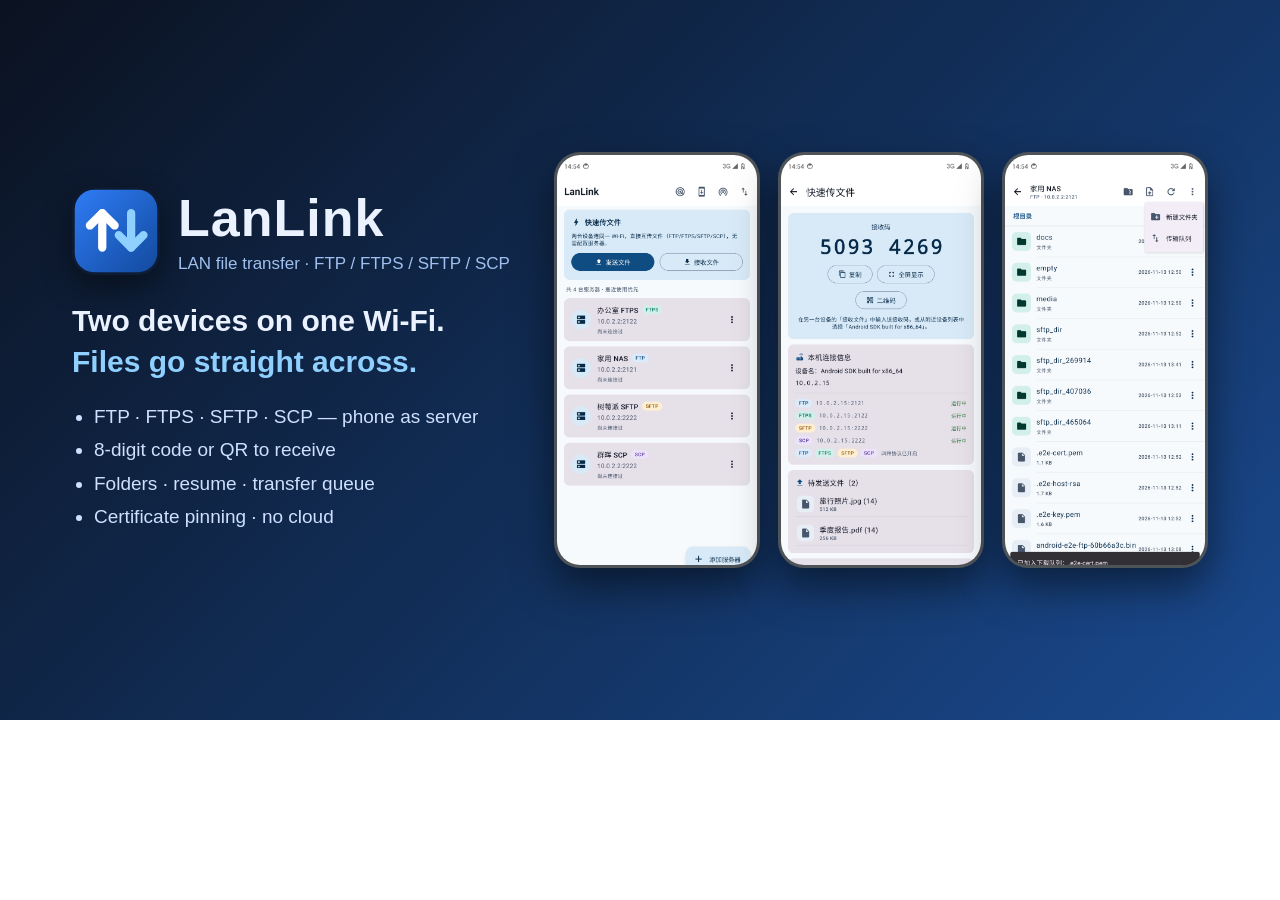
<file: docs/distribution/feature_graphic_en.html>
<!DOCTYPE html>
<html><head><meta charset="utf-8"><style>
  html,body{margin:0;padding:0;width:1280px;height:720px;overflow:hidden;font-family:-apple-system,"Segoe UI","Microsoft YaHei",sans-serif}
  .wrap{position:relative;width:1280px;height:720px;background:linear-gradient(135deg,#0b1220 0%,#12305c 55%,#1a4a8f 100%);display:flex;align-items:center;justify-content:space-between;padding:0 72px;box-sizing:border-box;color:#eaf1ff}
  .left{max-width:520px}
  .brand{display:flex;align-items:center;gap:18px;margin-bottom:26px}
  .brand img{width:88px;height:88px;border-radius:22px;box-shadow:0 12px 30px rgba(0,0,0,.45)}
  .brand h1{font-size:52px;margin:0;letter-spacing:1px}
  .brand .sub{font-size:17px;color:#9fc0ee;margin-top:6px}
  h2{font-size:30px;line-height:1.35;margin:0 0 18px;font-weight:700}
  h2 em{color:#8fd0ff;font-style:normal}
  ul{margin:0;padding-left:22px;font-size:19px;line-height:1.75;color:#cfe0ff}
  .shots{display:flex;gap:18px;align-items:center}
  .phone{width:200px;height:410px;border-radius:26px;overflow:hidden;border:3px solid rgba(255,255,255,.28);box-shadow:0 18px 40px rgba(0,0,0,.5);background:#0a1018}
  .phone img{width:100%;height:100%;object-fit:cover;object-position:top}
</style></head><body>
<div class="wrap">
  <div class="left">
    <div class="brand">
      <img src="../site/logo.svg" alt="">
      <div>
        <h1>LanLink</h1>
        <div class="sub">LAN file transfer · FTP / FTPS / SFTP / SCP</div>
      </div>
    </div>
    <h2>Two devices on one Wi‑Fi.<br><em>Files go straight across.</em></h2>
    <ul>
      <li>FTP · FTPS · SFTP · SCP — phone as server</li>
      <li>8-digit code or QR to receive</li>
      <li>Folders · resume · transfer queue</li>
      <li>Certificate pinning · no cloud</li>
    </ul>
  </div>
  <div class="shots">
    <div class="phone"><img src="../screenshots/01_server_list.png" alt=""></div>
    <div class="phone"><img src="../screenshots/11_quick_send_session.png" alt=""></div>
    <div class="phone"><img src="../screenshots/04_transfer_queue.png" alt=""></div>
  </div>
</div>
</body></html>
</file>
<file: docs/site/style.css>
:root {
  color-scheme: dark;
  --bg: #070b14;
  --bg-soft: #0b1220;
  --card: rgba(18, 26, 43, .72);
  --card-border: rgba(120, 150, 200, .18);
  --text: #eaf0fb;
  --muted: #9aa8c2;
  --accent: #4c8dff;
  --accent-2: #7ad7ff;
  --accent-weak: rgba(76, 141, 255, .14);
  --ok: #48d597;
  --shadow: 0 24px 60px rgba(0, 0, 0, .45);
  --radius: 18px;
  --max: 1160px;
  --font: -apple-system, BlinkMacSystemFont, "Segoe UI", "PingFang SC", "Hiragino Sans GB", "Microsoft YaHei", "Noto Sans SC", sans-serif;
  --mono: ui-monospace, SFMono-Regular, Menlo, Consolas, "Liberation Mono", monospace;
}
[data-theme="light"] {
  color-scheme: light;
  --bg: #f4f7fc;
  --bg-soft: #ffffff;
  --card: rgba(255, 255, 255, .86);
  --card-border: rgba(30, 60, 110, .12);
  --text: #0d1a2e;
  --muted: #5a6b86;
  --accent: #1a66e8;
  --accent-2: #0a94c9;
  --accent-weak: rgba(26, 102, 232, .1);
  --shadow: 0 20px 50px rgba(20, 40, 80, .12);
}
* { box-sizing: border-box; }
html { scroll-behavior: smooth; scroll-padding-top: 84px; }
body {
  margin: 0; background: var(--bg); color: var(--text); font-family: var(--font);
  line-height: 1.65; -webkit-font-smoothing: antialiased; overflow-x: hidden;
}
img { max-width: 100%; display: block; }
a { color: var(--accent); text-decoration: none; }
a:hover { text-decoration: underline; }
h1, h2, h3 { line-height: 1.2; margin: 0 0 .5em; letter-spacing: -.02em; }
p { margin: 0 0 1em; }
code { font-family: var(--mono); font-size: .9em; background: var(--accent-weak); padding: .12em .4em; border-radius: 6px; }
.container { width: min(var(--max), calc(100% - 40px)); margin-inline: auto; }
.muted { color: var(--muted); }
.small { font-size: .86rem; }
.bg-orbs { position: fixed; inset: 0; pointer-events: none; z-index: 0; overflow: hidden; }
.bg-orbs span { position: absolute; border-radius: 50%; filter: blur(70px); opacity: .5; }
.bg-orbs span:nth-child(1) { width: 520px; height: 520px; background: #1c56d8; top: -180px; left: -120px; }
.bg-orbs span:nth-child(2) { width: 420px; height: 420px; background: #0e7fb8; top: 30%; right: -160px; opacity: .35; }
.bg-orbs span:nth-child(3) { width: 380px; height: 380px; background: #5a34c8; bottom: -160px; left: 30%; opacity: .25; }
[data-theme="light"] .bg-orbs span { opacity: .22; }

.site-header { position: sticky; top: 0; z-index: 50; backdrop-filter: blur(16px); background: color-mix(in srgb, var(--bg) 72%, transparent); border-bottom: 1px solid var(--card-border); }
.header-inner { display: flex; align-items: center; gap: 24px; height: 66px; }
.brand { display: inline-flex; align-items: center; gap: 10px; font-weight: 800; font-size: 1.12rem; color: var(--text); letter-spacing: -.02em; }
.brand:hover { text-decoration: none; }
.nav { display: flex; align-items: center; gap: 22px; margin-left: auto; font-size: .93rem; }
.nav a { color: var(--muted); }
.nav a:hover { color: var(--text); text-decoration: none; }
.nav-github { color: var(--text) !important; font-weight: 600; }
.header-actions { display: flex; gap: 8px; }
.icon-btn { border: 1px solid var(--card-border); background: var(--card); color: var(--text); width: 38px; height: 38px; border-radius: 11px; cursor: pointer; font-size: 1rem; display: grid; place-items: center; }
.icon-btn:hover { border-color: var(--accent); }
.menu-btn { display: none; }

.hero { display: grid; grid-template-columns: 1.05fr .95fr; gap: 48px; align-items: center; padding: 72px 0 40px; position: relative; z-index: 1; }
.badge { display: inline-flex; align-items: center; gap: 8px; padding: 6px 12px; border-radius: 999px; border: 1px solid var(--card-border); background: var(--card); color: var(--text); font-size: .84rem; font-weight: 600; }
.badge .dot { width: 8px; height: 8px; border-radius: 50%; background: var(--ok); box-shadow: 0 0 0 4px rgba(72, 213, 151, .18); }
.hero h1 { font-size: clamp(2.2rem, 5vw, 3.6rem); margin: 20px 0 18px; font-weight: 800; }
.grad { background: linear-gradient(100deg, var(--accent), var(--accent-2)); -webkit-background-clip: text; background-clip: text; color: transparent; }
.lead { color: var(--muted); font-size: 1.04rem; max-width: 34em; }
.cta-row { display: flex; flex-wrap: wrap; gap: 12px; margin: 26px 0; }
.btn { display: inline-flex; align-items: center; gap: 8px; padding: 12px 22px; border-radius: 12px; font-weight: 700; font-size: .95rem; border: 1px solid transparent; cursor: pointer; transition: transform .15s ease, box-shadow .15s ease, border-color .15s ease; }
.btn:hover { text-decoration: none; transform: translateY(-1px); }
.btn-primary { background: linear-gradient(120deg, #2f7cf6, #175fd8); color: #fff; box-shadow: 0 12px 30px rgba(38, 108, 240, .35); }
.btn-primary:hover { box-shadow: 0 16px 36px rgba(38, 108, 240, .45); }
.btn-ghost { background: var(--card); border-color: var(--card-border); color: var(--text); }
.btn-ghost:hover { border-color: var(--accent); }
.btn-sm { padding: 8px 14px; font-size: .85rem; border-radius: 10px; }
.btn-block { width: 100%; justify-content: center; }
.hero-meta { display: flex; gap: 28px; padding-top: 18px; border-top: 1px solid var(--card-border); }
.hero-meta div { display: flex; flex-direction: column; gap: 2px; }
.hero-meta strong { font-size: 1.15rem; }
.hero-meta span { color: var(--muted); font-size: .78rem; }
.hero-note { color: var(--muted); font-size: .78rem; margin: 14px 0 0; min-height: 1.2em; }
.hero-visual { position: relative; display: grid; place-items: center; min-height: 480px; }
.phone { width: min(300px, 78%); aspect-ratio: 9 / 19.4; border-radius: 42px; padding: 10px; background: linear-gradient(160deg, #39465e, #0a0f1a 60%); box-shadow: var(--shadow), inset 0 0 0 1px rgba(255,255,255,.12); transform: rotate(3deg); }
.phone-screen { height: 100%; border-radius: 33px; overflow: hidden; background: #0a0f1a; position: relative; }
.phone-screen img { height: 100%; object-fit: cover; object-position: top; }
[data-theme="light"] .phone { background: linear-gradient(160deg, #d7deeb, #7b879b 60%); }
.float-card { position: absolute; display: flex; flex-direction: column; gap: 2px; padding: 10px 14px; border-radius: 12px; background: var(--card); border: 1px solid var(--card-border); backdrop-filter: blur(10px); box-shadow: var(--shadow); font-size: .78rem; color: var(--muted); }
.float-card strong { color: var(--text); font-size: .85rem; }
.float-a { top: 8%; left: 0; transform: rotate(-4deg); }
.float-b { bottom: 10%; right: 0; transform: rotate(3deg); }

.notice { padding: 10px 0 0; position: relative; z-index: 1; }
.notice-inner { display: flex; flex-wrap: wrap; align-items: center; gap: 10px 18px; padding: 14px 18px; border: 1px dashed var(--card-border); border-radius: 14px; background: var(--accent-weak); font-size: .9rem; }
.notice-inner span { color: var(--muted); }
.notice-inner a { margin-left: auto; font-weight: 700; }

.section { padding: 78px 0 10px; position: relative; z-index: 1; }
.section-head { max-width: 44rem; margin-bottom: 34px; }
.eyebrow { color: var(--accent); font-weight: 800; letter-spacing: .16em; font-size: .74rem; margin: 0 0 10px; }
.section h2 { font-size: clamp(1.7rem, 3.4vw, 2.4rem); }
.section-sub { color: var(--muted); }
.feature-grid { display: grid; grid-template-columns: repeat(auto-fit, minmax(235px, 1fr)); gap: 16px; }
.feature { background: var(--card); border: 1px solid var(--card-border); border-radius: var(--radius); padding: 22px; transition: transform .2s ease, border-color .2s ease; }
.feature:hover { transform: translateY(-3px); border-color: color-mix(in srgb, var(--accent) 45%, var(--card-border)); }
.feature-icon { width: 44px; height: 44px; display: grid; place-items: center; border-radius: 12px; background: var(--accent-weak); font-size: 1.25rem; margin-bottom: 14px; }
.feature h3 { font-size: 1.05rem; margin-bottom: 6px; }
.feature p { color: var(--muted); font-size: .9rem; margin: 0; }

.shots { display: flex; gap: 16px; overflow-x: auto; padding: 6px 4px 18px; scroll-snap-type: x mandatory; scrollbar-width: thin; }
.shot { flex: 0 0 auto; width: 220px; margin: 0; scroll-snap-align: start; }
.shot img { width: 100%; aspect-ratio: 9 / 19.4; object-fit: cover; object-position: top; border-radius: 18px; border: 1px solid var(--card-border); background: #0a0f1a; }
.shot figcaption { text-align: center; color: var(--muted); font-size: .82rem; padding-top: 8px; }
.shots-nav { display: flex; gap: 10px; justify-content: flex-end; }

.download-layout { display: grid; grid-template-columns: 1.55fr .95fr; gap: 20px; align-items: start; }
.download-main, .fallback-card { background: var(--card); border: 1px solid var(--card-border); border-radius: var(--radius); padding: 24px; }
.download-head { display: flex; justify-content: space-between; gap: 16px; align-items: flex-start; margin-bottom: 18px; }
.asset-list { display: grid; gap: 10px; }
.asset { display: grid; grid-template-columns: 1fr auto; gap: 6px 16px; align-items: center; padding: 14px 16px; border: 1px solid var(--card-border); border-radius: 12px; background: var(--bg-soft); }
.asset-name { display: flex; align-items: center; gap: 10px; flex-wrap: wrap; font-weight: 700; }
.asset-tag { font-size: .68rem; font-weight: 800; padding: 2px 8px; border-radius: 999px; background: var(--accent-weak); color: var(--accent); }
.asset-tag.recommended { background: rgba(72, 213, 151, .16); color: var(--ok); }
.asset-meta { color: var(--muted); font-size: .78rem; word-break: break-all; }
.asset-actions { display: flex; gap: 8px; align-items: center; }
.copy-btn { border: 1px solid var(--card-border); background: transparent; color: var(--muted); border-radius: 8px; padding: 6px 10px; cursor: pointer; font-size: .75rem; }
.copy-btn:hover { border-color: var(--accent); color: var(--text); }
.install-steps { margin-top: 22px; padding-top: 18px; border-top: 1px solid var(--card-border); }
.install-steps h3 { font-size: 1rem; margin-bottom: 8px; }
.install-steps ol { margin: 0 0 10px; padding-left: 20px; color: var(--muted); font-size: .9rem; }
.install-steps li { margin-bottom: 4px; }
.fallback-card h3 { font-size: 1.05rem; }
.fallback-card p { color: var(--muted); font-size: .88rem; }
.copy-row { display: flex; align-items: center; gap: 10px; margin: 12px 0 4px; padding: 10px 12px; border: 1px solid var(--card-border); border-radius: 10px; background: var(--bg-soft); font-size: .88rem; }
.copy-row span { color: var(--muted); }
.copy-row code { font-size: .95rem; }
.divider { height: 1px; background: var(--card-border); margin: 18px 0; }
.link-arrow { font-weight: 700; font-size: .88rem; }

.release-list { display: grid; gap: 12px; }
.release { background: var(--card); border: 1px solid var(--card-border); border-radius: 14px; padding: 0 20px; }
.release summary { list-style: none; cursor: pointer; display: flex; flex-wrap: wrap; align-items: center; gap: 10px 16px; padding: 18px 0; }
.release summary::-webkit-details-marker { display: none; }
.release-tag { font-weight: 800; font-family: var(--mono); font-size: .95rem; }
.release-name { color: var(--text); font-weight: 600; font-size: .9rem; }
.release-date { color: var(--muted); font-size: .8rem; margin-left: auto; }
.release-pill { font-size: .68rem; font-weight: 800; padding: 2px 8px; border-radius: 999px; background: var(--accent-weak); color: var(--accent); }
.release-body { border-top: 1px solid var(--card-border); padding: 16px 0 6px; font-size: .88rem; color: var(--muted); }
.release-body h1, .release-body h2, .release-body h3, .release-body h4 { color: var(--text); font-size: 1rem; margin: 16px 0 8px; }
.release-body ul, .release-body ol { padding-left: 20px; }
.release-body li { margin-bottom: 4px; }
.release-body pre { background: var(--bg-soft); padding: 12px; border-radius: 10px; overflow-x: auto; font-size: .78rem; }
.release-body code { font-size: .85em; }
.release-assets { display: flex; flex-wrap: wrap; gap: 8px; margin-top: 12px; }
.release-assets a { font-size: .78rem; border: 1px solid var(--card-border); border-radius: 9px; padding: 6px 10px; color: var(--text); }
.release-assets a:hover { border-color: var(--accent); text-decoration: none; }
.md-table { overflow-x: auto; margin: 12px 0; }
.md-table table { width: 100%; border-collapse: collapse; font-size: .82rem; }
.md-table th, .md-table td { border: 1px solid var(--card-border); padding: 7px 10px; text-align: left; vertical-align: top; }
.md-table th { background: var(--accent-weak); color: var(--text); font-weight: 700; }
.release-body blockquote { margin: 10px 0; padding: 8px 14px; border-left: 3px solid var(--accent); background: var(--accent-weak); border-radius: 0 8px 8px 0; color: var(--muted); }
.release-body hr { border: 0; border-top: 1px solid var(--card-border); margin: 16px 0; }
.release-body a { word-break: break-all; }
.api-hint { color: var(--muted); font-size: .78rem; margin-top: 14px; min-height: 1.2em; }
.skeleton { background: linear-gradient(90deg, var(--card) 25%, color-mix(in srgb, var(--card) 40%, var(--bg-soft)) 37%, var(--card) 63%); background-size: 400% 100%; animation: shimmer 1.3s infinite linear; min-height: 72px; }
.skeleton-line { height: 12px; border-radius: 6px; background: rgba(140, 160, 200, .18); margin: 16px 0; }
.skeleton-line.short { width: 42%; }

.faq-list { display: grid; gap: 10px; max-width: 52rem; }
.faq-list details { background: var(--card); border: 1px solid var(--card-border); border-radius: 12px; padding: 14px 18px; }
.faq-list summary { cursor: pointer; font-weight: 700; }
.faq-list p { color: var(--muted); font-size: .9rem; margin: 10px 0 0; }

.site-footer { border-top: 1px solid var(--card-border); margin-top: 80px; padding: 30px 0 40px; position: relative; z-index: 1; }
.footer-inner { display: flex; flex-wrap: wrap; gap: 20px; justify-content: space-between; align-items: center; }
.footer-links { display: flex; flex-wrap: wrap; gap: 18px; font-size: .86rem; }
.to-top { position: fixed; right: 22px; bottom: 22px; width: 42px; height: 42px; border-radius: 50%; border: 1px solid var(--card-border); background: var(--card); color: var(--text); font-size: 1.1rem; cursor: pointer; opacity: 0; pointer-events: none; transition: opacity .2s ease; z-index: 30; }
.to-top.show { opacity: 1; pointer-events: auto; }

@media (max-width: 940px) {
  .hero { grid-template-columns: 1fr; gap: 30px; padding-top: 46px; }
  .hero-visual { min-height: 380px; order: -1; }
  .phone { width: min(250px, 60%); }
  .download-layout { grid-template-columns: 1fr; }
}
@media (max-width: 760px) {
  .nav { position: fixed; inset: 66px 0 auto 0; flex-direction: column; align-items: flex-start; gap: 6px; padding: 16px 20px 22px; background: var(--bg-soft); border-bottom: 1px solid var(--card-border); transform: translateY(-130%); transition: transform .22s ease; margin: 0; }
  .nav.open { transform: translateY(0); }
  .nav a { padding: 9px 4px; font-size: 1rem; }
  .menu-btn { display: grid; }
  .hero-meta { gap: 18px; }
  .notice-inner a { margin-left: 0; }
  .asset { grid-template-columns: 1fr; }
  .asset-actions { justify-content: flex-start; }
  .release-date { margin-left: 0; }
  .section { padding-top: 56px; }
}
@media (prefers-reduced-motion: reduce) {
  * { scroll-behavior: auto !important; animation: none !important; transition: none !important; }
}
@keyframes shimmer { 0% { background-position: 100% 0; } 100% { background-position: 0 0; } }
</file>
